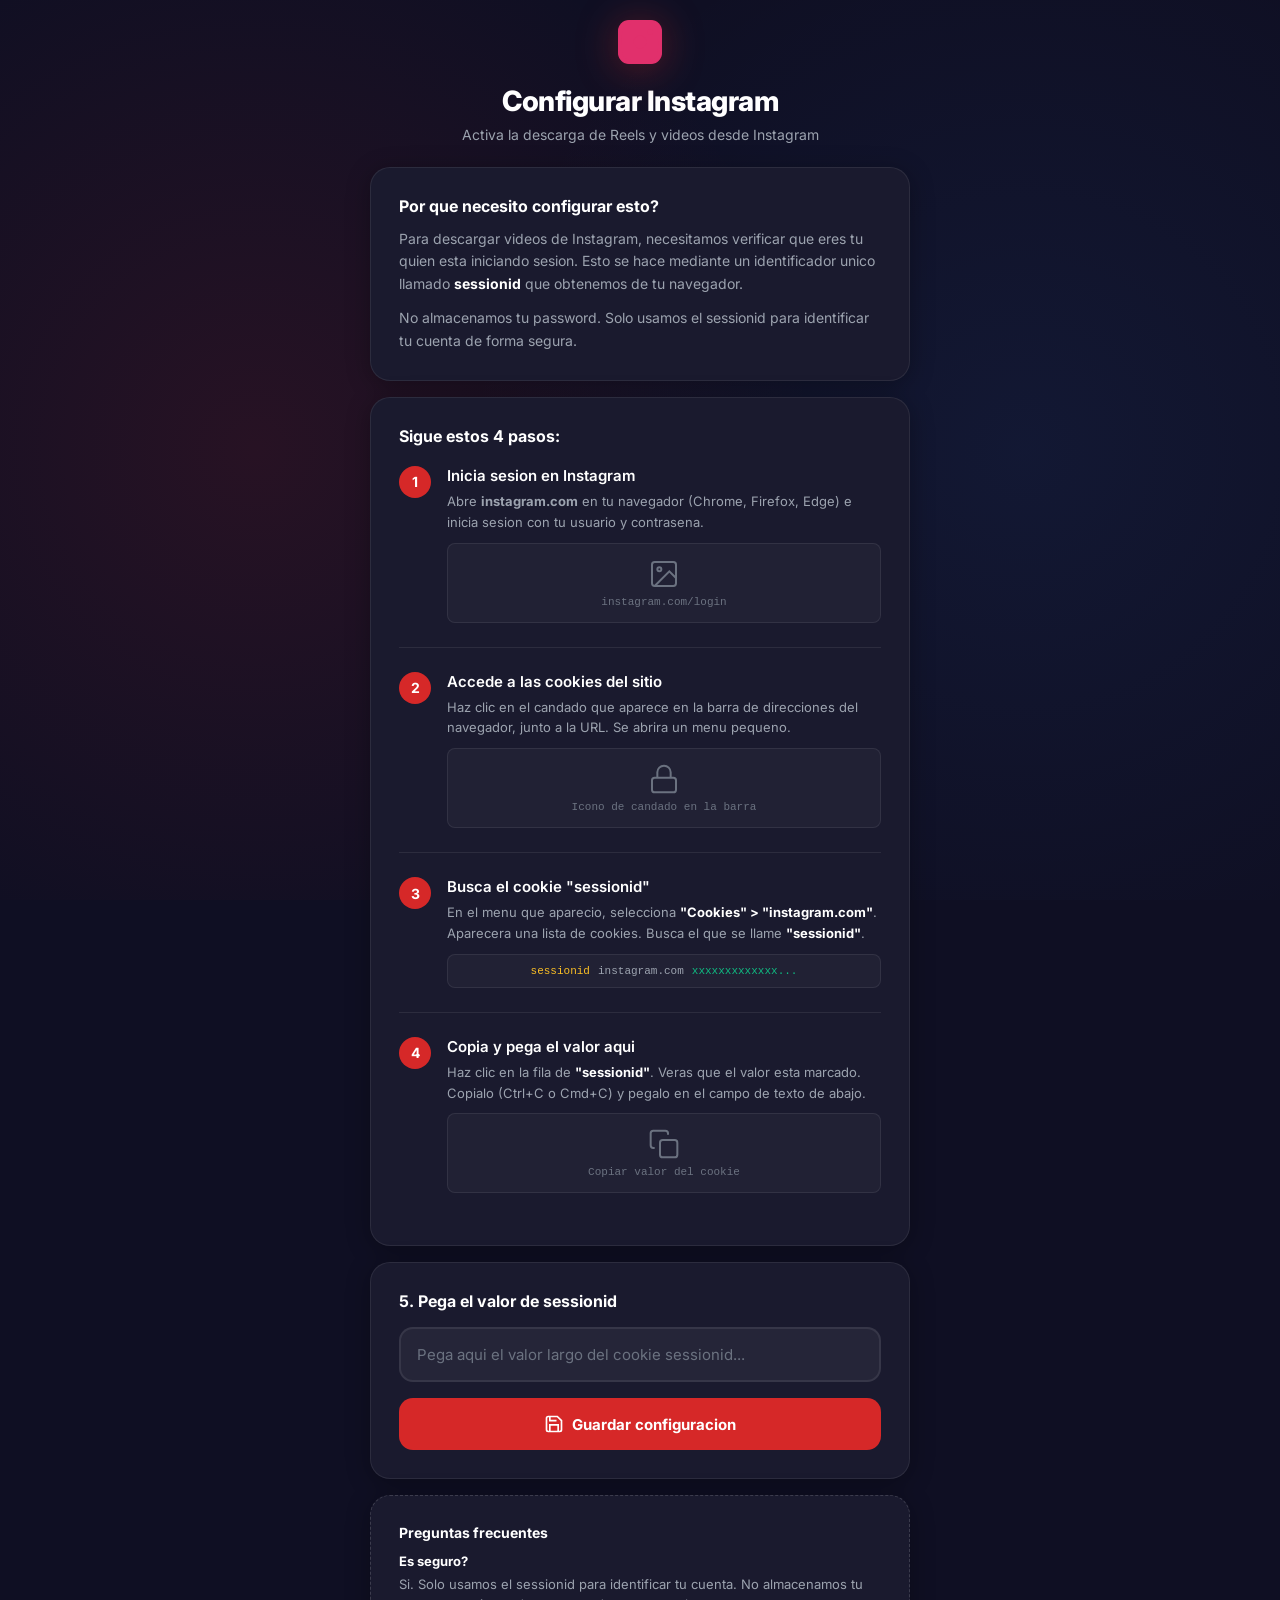
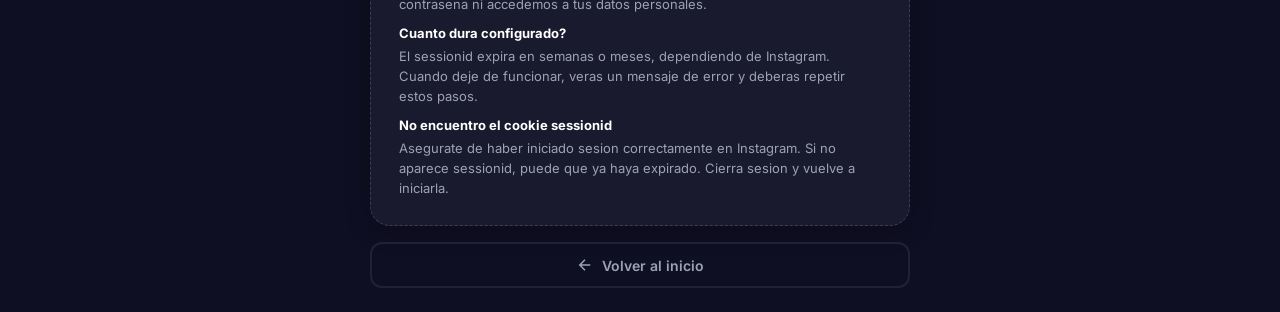
<file: templates/configurar_cookies.html>
<!DOCTYPE html>
<html lang="es">
<head>
    <meta charset="UTF-8">
    <meta name="viewport" content="width=device-width, initial-scale=1.0">
    <title>Configurar Instagram - Videos Victor</title>
    <link rel="stylesheet" href="/static/style.css">
</head>
<body>
    <div class="background-effects"></div>

    <div class="container">
        <header class="hero" style="margin-bottom: 24px;">
            <div class="logo">
                <svg width="44" height="44" viewBox="0 0 24 24" fill="none" xmlns="http://www.w3.org/2000/svg">
                    <rect width="24" height="24" rx="6" fill="#E1306C"/>
                    <path d="M12 2.163c3.204 0 3.584.012 4.85.07 3.252.148 4.771 1.691 4.919 4.919.058 1.265.069 1.645.069 4.849 0 3.205-.012 3.584-.069 4.849-.149 3.225-1.664 4.771-4.919 4.919-1.266.058-1.644.07-4.85.07-3.204 0-3.584-.012-4.849-.07-3.26-.149-4.771-1.699-4.919-4.92-.058-1.265-.07-1.644-.07-4.849 0-3.204.013-3.583.07-4.849.149-3.227 1.664-4.771 4.919-4.919 1.266-.057 1.645-.069 4.849-.069zM12 0C8.741 0 8.333.014 7.053.072 2.695.272.273 2.69.073 7.052.014 8.333 0 8.741 0 12c0 3.259.014 3.668.072 4.948.2 4.358 2.618 6.78 6.98 6.98C8.333 23.986 8.741 24 12 24c3.259 0 3.668-.014 4.948-.072 4.354-.2 6.782-2.618 6.979-6.98.059-1.28.073-1.689.073-4.948 0-3.259-.014-3.667-.072-4.947-.196-4.354-2.617-6.78-6.979-6.98C15.668.014 15.259 0 12 0z" fill="#E1306C"/>
                    <circle cx="12" cy="12" r="3.5" fill="#E1306C"/>
                    <circle cx="17.5" cy="6.5" r="1.5" fill="#E1306C"/>
                </svg>
            </div>
            <h1 style="font-size: 28px;">Configurar Instagram</h1>
            <p style="font-size: 14px;">Activa la descarga de Reels y videos desde Instagram</p>
        </header>

        <main>
            <!-- Explicacion simple -->
            <div class="download-card" style="margin-bottom: 16px;">
                <h2 style="font-size: 16px; font-weight: 700; margin-bottom: 12px; color: var(--text-white);">
                    Por que necesito configurar esto?
                </h2>
                <p style="font-size: 14px; color: var(--text-gray); line-height: 1.6; margin-bottom: 12px;">
                    Para descargar videos de Instagram, necesitamos verificar que eres tu quien esta iniciando sesion. Esto se hace mediante un identificador unico llamado <strong style="color: var(--text-white);">sessionid</strong> que obtenemos de tu navegador.
                </p>
                <p style="font-size: 14px; color: var(--text-gray); line-height: 1.6;">
                    No almacenamos tu password. Solo usamos el sessionid para identificar tu cuenta de forma segura.
                </p>
            </div>

            <!-- Pasos -->
            <div class="download-card" style="margin-bottom: 16px;">
                <h2 style="font-size: 16px; font-weight: 700; margin-bottom: 20px; color: var(--text-white);">
                    Sigue estos 4 pasos:
                </h2>

                <!-- Paso 1 -->
                <div class="step-item">
                    <div class="step-number">1</div>
                    <div class="step-content">
                        <div class="step-title">Inicia sesion en Instagram</div>
                        <div class="step-desc">Abre <strong>instagram.com</strong> en tu navegador (Chrome, Firefox, Edge) e inicia sesion con tu usuario y contrasena.</div>
                        <div class="step-screenshot">
                            <div class="screenshot-placeholder">
                                <svg width="32" height="32" viewBox="0 0 24 24" fill="none" stroke="#6B7280" stroke-width="1.5"><rect x="3" y="3" width="18" height="18" rx="2"/><circle cx="8.5" cy="8.5" r="1.5"/><path d="M21 15l-5-5L5 21"/></svg>
                                <span>instagram.com/login</span>
                            </div>
                        </div>
                    </div>
                </div>

                <!-- Paso 2 -->
                <div class="step-item">
                    <div class="step-number">2</div>
                    <div class="step-content">
                        <div class="step-title">Accede a las cookies del sitio</div>
                        <div class="step-desc">Haz clic en el candado que aparece en la barra de direcciones del navegador, junto a la URL. Se abrira un menu pequeno.</div>
                        <div class="step-screenshot">
                            <div class="screenshot-placeholder">
                                <svg width="32" height="32" viewBox="0 0 24 24" fill="none" stroke="#6B7280" stroke-width="1.5"><rect x="3" y="11" width="18" height="11" rx="2"/><path d="M7 11V7a5 5 0 0 1 10 0v4"/></svg>
                                <span>Icono de candado en la barra</span>
                            </div>
                        </div>
                    </div>
                </div>

                <!-- Paso 3 -->
                <div class="step-item">
                    <div class="step-number">3</div>
                    <div class="step-content">
                        <div class="step-title">Busca el cookie "sessionid"</div>
                        <div class="step-desc">En el menu que aparecio, selecciona <strong style="color: var(--text-white);">"Cookies" > "instagram.com"</strong>. Aparecera una lista de cookies. Busca el que se llame <strong style="color: var(--text-white);">"sessionid"</strong>.</div>
                        <div class="step-screenshot">
                            <div class="screenshot-placeholder table-view">
                                <div style="display: flex; gap: 8px; font-size: 11px; font-family: monospace;">
                                    <span style="color: var(--accent-yellow);">sessionid</span>
                                    <span style="color: var(--text-gray);">instagram.com</span>
                                    <span style="color: var(--accent-green);">xxxxxxxxxxxxx...</span>
                                </div>
                            </div>
                        </div>
                    </div>
                </div>

                <!-- Paso 4 -->
                <div class="step-item" style="border-bottom: none; padding-bottom: 0;">
                    <div class="step-number">4</div>
                    <div class="step-content">
                        <div class="step-title">Copia y pega el valor aqui</div>
                        <div class="step-desc">Haz clic en la fila de <strong style="color: var(--text-white);">"sessionid"</strong>. Veras que el valor esta marcado. Copialo (Ctrl+C o Cmd+C) y pegalo en el campo de texto de abajo.</div>
                        <div class="step-screenshot">
                            <div class="screenshot-placeholder">
                                <svg width="32" height="32" viewBox="0 0 24 24" fill="none" stroke="#6B7280" stroke-width="1.5"><rect x="9" y="9" width="13" height="13" rx="2"/><path d="M5 15H4a2 2 0 0 1-2-2V4a2 2 0 0 1 2-2h9a2 2 0 0 1 2 2v1"/></svg>
                                <span>Copiar valor del cookie</span>
                            </div>
                        </div>
                    </div>
                </div>
            </div>

            <!-- Campo de ingreso -->
            <div class="download-card" style="margin-bottom: 16px;">
                <h2 style="font-size: 16px; font-weight: 700; margin-bottom: 16px; color: var(--text-white);">
                    5. Pega el valor de sessionid
                </h2>

                <div class="input-wrapper" style="margin-bottom: 16px;">
                    <input
                        type="text"
                        id="sessionid-input"
                        placeholder="Pega aqui el valor largo del cookie sessionid..."
                        style="padding-left: 16px;"
                    >
                </div>

                <div id="message-section" class="message-card hidden" style="margin-bottom: 16px;"></div>

                <button id="save-btn" class="btn-primary" onclick="guardarCookies()" style="width: 100%;">
                    <svg width="20" height="20" viewBox="0 0 24 24" fill="none" stroke="currentColor" stroke-width="2"><path d="M19 21H5a2 2 0 0 1-2-2V5a2 2 0 0 1 2-2h11l5 5v11a2 2 0 0 1-2 2z"/><polyline points="17,21 17,13 7,13 7,21"/><polyline points="7,3 7,8 15,8"/></svg>
                    <span>Guardar configuracion</span>
                </button>
            </div>

            <!-- Pregunta frecuente -->
            <div class="download-card" style="margin-bottom: 16px; border: 1px dashed rgba(255,255,255,0.15);">
                <h2 style="font-size: 14px; font-weight: 700; margin-bottom: 12px; color: var(--text-white);">
                    Preguntas frecuentes
                </h2>
                <div style="display: flex; flex-direction: column; gap: 12px;">
                    <div>
                        <strong style="font-size: 13px; color: var(--text-white); display: block; margin-bottom: 4px;">Es seguro?</strong>
                        <span style="font-size: 13px; color: var(--text-gray);">Si. Solo usamos el sessionid para identificar tu cuenta. No almacenamos tu contrasena ni accedemos a tus datos personales.</span>
                    </div>
                    <div>
                        <strong style="font-size: 13px; color: var(--text-white); display: block; margin-bottom: 4px;">Cuanto dura configurado?</strong>
                        <span style="font-size: 13px; color: var(--text-gray);">El sessionid expira en semanas o meses, dependiendo de Instagram. Cuando deje de funcionar, veras un mensaje de error y deberas repetir estos pasos.</span>
                    </div>
                    <div>
                        <strong style="font-size: 13px; color: var(--text-white); display: block; margin-bottom: 4px;">No encuentro el cookie sessionid</strong>
                        <span style="font-size: 13px; color: var(--text-gray);">Asegurate de haber iniciado sesion correctamente en Instagram. Si no aparece sessionid, puede que ya haya expirado. Cierra sesion y vuelve a iniciarla.</span>
                    </div>
                </div>
            </div>

            <button onclick="volver()" class="btn-secondary" style="width: 100%; margin-top: 8px;">
                <svg width="18" height="18" viewBox="0 0 24 24" fill="none" stroke="currentColor" stroke-width="2"><path d="M19 12H5M12 19l-7-7 7-7"/></svg>
                Volver al inicio
            </button>
        </main>
    </div>

    <style>
        .step-item {
            display: flex;
            gap: 16px;
            padding-bottom: 24px;
            margin-bottom: 24px;
            border-bottom: 1px solid var(--border-subtle);
        }

        .step-number {
            width: 32px;
            height: 32px;
            border-radius: 50%;
            background: var(--accent-red);
            color: white;
            display: flex;
            align-items: center;
            justify-content: center;
            font-weight: 700;
            font-size: 14px;
            flex-shrink: 0;
        }

        .step-content {
            flex: 1;
        }

        .step-title {
            font-size: 15px;
            font-weight: 600;
            color: var(--text-white);
            margin-bottom: 6px;
        }

        .step-desc {
            font-size: 13px;
            color: var(--text-gray);
            line-height: 1.6;
            margin-bottom: 10px;
        }

        .step-screenshot {
            margin-top: 8px;
        }

        .screenshot-placeholder {
            background: rgba(255,255,255,0.03);
            border: 1px solid var(--border-subtle);
            border-radius: 8px;
            padding: 14px;
            display: flex;
            flex-direction: column;
            align-items: center;
            gap: 6px;
            color: #6B7280;
            font-size: 11px;
            font-family: monospace;
        }

        .table-view {
            font-family: monospace;
            padding: 10px 14px;
        }

        #message-section {
            text-align: left;
            justify-content: flex-start;
        }
    </style>

    <script>
        function guardarCookies() {
            const sessionid = document.getElementById('sessionid-input').value.trim();
            const btn = document.getElementById('save-btn');
            const msgSection = document.getElementById('message-section');

            if (!sessionid) {
                msgSection.classList.remove('hidden', 'success', 'error', 'warning');
                msgSection.classList.add('warning');
                msgSection.innerHTML = '<svg width="18" height="18" viewBox="0 0 24 24" fill="none" stroke="currentColor" stroke-width="2"><path d="M10.29 3.86L1.82 18a2 2 0 0 0 1.71 3h16.94a2 2 0 0 0 1.71-3L13.71 3.86a2 2 0 0 0-3.42 0z"/><line x1="12" y1="9" x2="12" y2="13"/><line x1="12" y1="17" x2="12.01" y2="17"/></svg><span>Por favor, ingresa el valor de sessionid. Sigue los pasos de arriba si no sabes como obtenerlo.</span>';
                return;
            }

            if (sessionid.length < 20) {
                msgSection.classList.remove('hidden', 'success', 'error', 'warning');
                msgSection.classList.add('warning');
                msgSection.innerHTML = '<svg width="18" height="18" viewBox="0 0 24 24" fill="none" stroke="currentColor" stroke-width="2"><circle cx="12" cy="12" r="10"/><line x1="12" y1="8" x2="12" y2="12"/><line x1="12" y1="16" x2="12.01" y2="16"/></svg><span>El valor ingresado parece muy corto. Verifica que copiaste todo el contenido del campo "Valor" del cookie sessionid.</span>';
                return;
            }

            btn.disabled = true;
            btn.innerHTML = '<svg width="18" height="18" viewBox="0 0 24 24" fill="none" stroke="currentColor" stroke-width="2" class="spinning"><path d="M12 2v4M12 18v4M4.93 4.93l2.83 2.83M16.24 16.24l2.83 2.83M2 12h4M18 12h4"/></svg><span>Guardando...</span>';

            const cookies = [{name: 'sessionid', value: sessionid, domain: '.instagram.com', path: '/'}];

            fetch('/guardar-cookies', {
                method: 'POST',
                headers: {'Content-Type': 'application/json'},
                body: JSON.stringify({cookies})
            })
            .then(r => r.json())
            .then(data => {
                msgSection.classList.remove('hidden', 'success', 'error', 'warning');
                if (data.success) {
                    msgSection.classList.add('success');
                    msgSection.innerHTML = '<svg width="18" height="18" viewBox="0 0 24 24" fill="none" stroke="currentColor" stroke-width="2"><path d="M22 11.08V12a10 10 0 1 1-5.93-9.14"/><polyline points="22,4 12,14.01 9,11.01"/></svg><span>Configuracion guardada. Ya puedes descargar Reels desde Instagram.</span>';
                    btn.innerHTML = '<svg width="18" height="18" viewBox="0 0 24 24" fill="none" stroke="currentColor" stroke-width="2"><polyline points="20,6 9,17 4,12"/></svg><span>Guardado</span>';
                    setTimeout(() => { window.location.href = '/'; }, 2000);
                } else {
                    msgSection.classList.add('error');
                    msgSection.innerHTML = '<svg width="18" height="18" viewBox="0 0 24 24" fill="none" stroke="currentColor" stroke-width="2"><circle cx="12" cy="12" r="10"/><line x1="15" y1="9" x2="9" y2="15"/><line x1="9" y1="9" x2="15" y2="15"/></svg><span>Error: ' + (data.error || 'No se pudo guardar. Intenta nuevamente.') + '</span>';
                    btn.disabled = false;
                    btn.innerHTML = '<svg width="20" height="20" viewBox="0 0 24 24" fill="none" stroke="currentColor" stroke-width="2"><path d="M19 21H5a2 2 0 0 1-2-2V5a2 2 0 0 1 2-2h11l5 5v11a2 2 0 0 1-2 2z"/><polyline points="17,21 17,13 7,13 7,21"/><polyline points="7,3 7,8 15,8"/></svg><span>Reintentar</span>';
                }
            })
            .catch(err => {
                msgSection.classList.remove('hidden', 'success', 'error', 'warning');
                msgSection.classList.add('error');
                msgSection.innerHTML = '<svg width="18" height="18" viewBox="0 0 24 24" fill="none" stroke="currentColor" stroke-width="2"><circle cx="12" cy="12" r="10"/><line x1="12" y1="8" x2="12" y2="12"/><line x1="12" y1="16" x2="12.01" y2="16"/></svg><span>Sin conexion. Verifica tu internet e intenta nuevamente.</span>';
                btn.disabled = false;
                btn.innerHTML = '<svg width="20" height="20" viewBox="0 0 24 24" fill="none" stroke="currentColor" stroke-width="2"><path d="M19 21H5a2 2 0 0 1-2-2V5a2 2 0 0 1 2-2h11l5 5v11a2 2 0 0 1-2 2z"/><polyline points="17,21 17,13 7,13 7,21"/><polyline points="7,3 7,8 15,8"/></svg><span>Reintentar</span>';
            });
        }

        function volver() {
            window.location.href = '/';
        }

        document.addEventListener('DOMContentLoaded', () => {
            const input = document.getElementById('sessionid-input');
            if (input) {
                input.addEventListener('keypress', (e) => {
                    if (e.key === 'Enter') guardarCookies();
                });
            }
        });
    </script>
</body>
</html>
</file>
<file: static/style.css>
/* ========================================
   VIDEOS VICTOR - ESTILOS REDISEÑADOS
   ======================================== */

@import url('https://fonts.googleapis.com/css2?family=Inter:wght@400;500;600;700;800&display=swap');

* {
    margin: 0;
    padding: 0;
    box-sizing: border-box;
}

:root {
    --bg-dark: #0f0f23;
    --bg-card: #1a1a2e;
    --accent-red: #D62828;
    --accent-red-dark: #B91C1C;
    --accent-green: #10B981;
    --accent-yellow: #FBBF24;
    --accent-blue: #3B82F6;
    --text-white: #FFFFFF;
    --text-gray: #9CA3AF;
    --text-dark: #1F2937;
    --border-subtle: rgba(255,255,255,0.08);
    --shadow-card: 0 4px 24px rgba(0,0,0,0.3);
}

body {
    font-family: 'Inter', -apple-system, BlinkMacSystemFont, sans-serif;
    background: var(--bg-dark);
    min-height: 100vh;
    display: flex;
    justify-content: center;
    align-items: center;
    padding: 20px;
    position: relative;
    overflow-x: hidden;
    color: var(--text-white);
}

/* Fondo con gradiente animado */
.background-effects {
    position: fixed;
    top: 0;
    left: 0;
    width: 100%;
    height: 100%;
    background:
        radial-gradient(circle at 20% 50%, rgba(214, 40, 40, 0.12) 0%, transparent 50%),
        radial-gradient(circle at 80% 50%, rgba(59, 130, 246, 0.08) 0%, transparent 50%),
        var(--bg-dark);
    z-index: -1;
}

.container {
    width: 100%;
    max-width: 540px;
    position: relative;
}

/* ========================================
   HERO SECTION
   ======================================== */

.hero {
    text-align: center;
    margin-bottom: 32px;
}

.logo {
    margin-bottom: 16px;
}

.logo svg {
    filter: drop-shadow(0 4px 20px rgba(214, 40, 40, 0.4));
}

.hero h1 {
    font-size: 34px;
    font-weight: 800;
    color: var(--text-white);
    letter-spacing: -0.5px;
    margin-bottom: 8px;
}

.hero p {
    font-size: 15px;
    color: var(--text-gray);
    font-weight: 400;
}

/* ========================================
   DOWNLOAD CARD
   ======================================== */

.download-card {
    background: var(--bg-card);
    border-radius: 20px;
    padding: 28px;
    margin-bottom: 16px;
    border: 1px solid var(--border-subtle);
    box-shadow: var(--shadow-card);
}

.card-header {
    display: flex;
    gap: 8px;
    margin-bottom: 20px;
}

.platform-badge {
    display: flex;
    align-items: center;
    gap: 6px;
    padding: 6px 14px;
    border-radius: 20px;
    font-size: 12px;
    font-weight: 600;
    transition: transform 0.2s;
}

.platform-badge:hover {
    transform: scale(1.05);
}

.platform-badge.youtube {
    background: rgba(255, 0, 0, 0.12);
    color: #FF4444;
}

.platform-badge.instagram {
    background: rgba(131, 58, 180, 0.12);
    color: #E1306C;
}

/* INPUT GROUP */
.input-group {
    display: flex;
    gap: 12px;
}

.input-wrapper {
    flex: 1;
    position: relative;
}

.input-icon {
    position: absolute;
    left: 16px;
    top: 50%;
    transform: translateY(-50%);
    color: var(--text-gray);
    pointer-events: none;
}

input[type="text"],
input[type="password"] {
    width: 100%;
    padding: 16px 16px 16px 48px;
    background: rgba(255,255,255,0.05);
    border: 2px solid var(--border-subtle);
    border-radius: 14px;
    color: var(--text-white);
    font-size: 15px;
    font-family: inherit;
    transition: all 0.3s;
}

input::placeholder {
    color: #6B7280;
}

input:focus {
    outline: none;
    border-color: var(--accent-red);
    background: rgba(255,255,255,0.08);
    box-shadow: 0 0 0 3px rgba(214, 40, 40, 0.15);
}

/* BUTTONS */
.btn-primary {
    display: flex;
    align-items: center;
    justify-content: center;
    gap: 8px;
    background: var(--accent-red);
    color: white;
    border: none;
    padding: 16px 24px;
    border-radius: 14px;
    font-size: 15px;
    font-weight: 700;
    font-family: inherit;
    cursor: pointer;
    transition: all 0.3s;
    white-space: nowrap;
}

.btn-primary:hover {
    background: var(--accent-red-dark);
    transform: translateY(-2px);
    box-shadow: 0 8px 25px rgba(214, 40, 40, 0.35);
}

.btn-primary:active {
    transform: translateY(0);
}

.btn-primary:disabled {
    background: #374151;
    cursor: not-allowed;
    transform: none;
    box-shadow: none;
}

.btn-secondary {
    display: flex;
    align-items: center;
    justify-content: center;
    gap: 8px;
    background: transparent;
    color: var(--text-gray);
    border: 2px solid var(--border-subtle);
    padding: 12px 20px;
    border-radius: 12px;
    font-size: 14px;
    font-weight: 600;
    font-family: inherit;
    cursor: pointer;
    transition: all 0.3s;
}

.btn-secondary:hover {
    border-color: var(--accent-blue);
    color: var(--accent-blue);
}

/* ========================================
   PROGRESS SECTION
   ======================================== */

.progress-card {
    background: var(--bg-card);
    border-radius: 16px;
    padding: 20px;
    margin-bottom: 16px;
    border: 1px solid var(--border-subtle);
    box-shadow: var(--shadow-card);
}

.progress-header {
    display: flex;
    align-items: center;
    gap: 12px;
    margin-bottom: 16px;
}

.progress-icon {
    color: var(--accent-yellow);
    flex-shrink: 0;
}

.progress-icon.spinning {
    animation: spin 1s linear infinite;
}

@keyframes spin {
    100% { transform: rotate(360deg); }
}

#progress-text {
    color: var(--text-white);
    font-weight: 600;
    font-size: 14px;
}

.progress-bar-container {
    background: rgba(255,255,255,0.1);
    border-radius: 10px;
    height: 8px;
    overflow: hidden;
    margin-bottom: 8px;
}

#progress-fill {
    height: 100%;
    background: linear-gradient(90deg, var(--accent-red), var(--accent-yellow));
    width: 0%;
    transition: width 0.4s ease;
    border-radius: 10px;
}

.progress-percent {
    display: block;
    text-align: center;
    color: var(--text-gray);
    font-size: 12px;
    font-weight: 600;
}

/* ========================================
   MESSAGE SECTION
   ======================================== */

.message-card {
    padding: 16px 20px;
    border-radius: 12px;
    text-align: center;
    font-weight: 600;
    font-size: 14px;
    margin-bottom: 16px;
    animation: slideIn 0.3s ease;
    display: flex;
    align-items: center;
    justify-content: center;
    gap: 10px;
}

.message-card.success {
    background: rgba(16, 185, 129, 0.12);
    color: var(--accent-green);
    border: 1px solid rgba(16, 185, 129, 0.25);
}

.message-card.error {
    background: rgba(214, 40, 40, 0.12);
    color: #FF6B6B;
    border: 1px solid rgba(214, 40, 40, 0.25);
}

.message-card.warning {
    background: rgba(251, 191, 36, 0.12);
    color: var(--accent-yellow);
    border: 1px solid rgba(251, 191, 36, 0.25);
}

@keyframes slideIn {
    from {
        opacity: 0;
        transform: translateY(-10px);
    }
    to {
        opacity: 1;
        transform: translateY(0);
    }
}

/* ========================================
   INSTAGRAM STATUS BADGE
   ======================================== */

.ig-status-section {
    margin-top: 20px;
}

.ig-status-badge {
    display: flex;
    align-items: center;
    justify-content: space-between;
    padding: 14px 18px;
    border-radius: 12px;
    background: rgba(255,255,255,0.03);
    border: 1px solid var(--border-subtle);
    margin-top: 16px;
}

.ig-status-info {
    display: flex;
    align-items: center;
    gap: 10px;
}

.ig-status-dot {
    width: 10px;
    height: 10px;
    border-radius: 50%;
    flex-shrink: 0;
}

.ig-status-dot.green { background: var(--accent-green); box-shadow: 0 0 8px rgba(16, 185, 129, 0.5); }
.ig-status-dot.yellow { background: var(--accent-yellow); box-shadow: 0 0 8px rgba(251, 191, 36, 0.5); }
.ig-status-dot.red { background: var(--accent-red); box-shadow: 0 0 8px rgba(214, 40, 40, 0.5); }

.ig-status-text {
    font-size: 13px;
    font-weight: 500;
    color: var(--text-gray);
}

.ig-status-text strong {
    color: var(--text-white);
    display: block;
    font-size: 14px;
    margin-bottom: 2px;
}

.ig-config-btn {
    font-size: 12px;
    padding: 8px 14px;
    border-radius: 8px;
    font-weight: 600;
    font-family: inherit;
    cursor: pointer;
    transition: all 0.2s;
    border: none;
}

.ig-config-btn.configure {
    background: rgba(59, 130, 246, 0.15);
    color: var(--accent-blue);
}

.ig-config-btn.configure:hover {
    background: rgba(59, 130, 246, 0.25);
}

.ig-config-btn.verify {
    background: rgba(251, 191, 36, 0.15);
    color: var(--accent-yellow);
}

.ig-config-btn.verify:hover {
    background: rgba(251, 191, 36, 0.25);
}

/* ========================================
   FOOTER
   ======================================== */

.footer {
    text-align: center;
    margin-top: 28px;
    padding-top: 20px;
    border-top: 1px solid var(--border-subtle);
}

.folder-preview {
    display: inline-flex;
    align-items: center;
    gap: 8px;
    color: var(--text-gray);
    font-size: 13px;
    padding: 10px 20px;
    background: rgba(255,255,255,0.03);
    border-radius: 10px;
    border: 1px solid var(--border-subtle);
}

.folder-preview svg {
    color: var(--accent-yellow);
}

/* ========================================
   UTILITIES
   ======================================== */

.hidden {
    display: none !important;
}

/* ========================================
   RESPONSIVE
   ======================================== */

@media (max-width: 520px) {
    .input-group {
        flex-direction: column;
    }

    .btn-primary {
        width: 100%;
    }

    .hero h1 {
        font-size: 28px;
    }

    .download-card {
        padding: 20px;
    }

    .ig-status-badge {
        flex-direction: column;
        gap: 12px;
        text-align: center;
    }

    .ig-status-info {
        flex-direction: column;
    }
}
</file>
